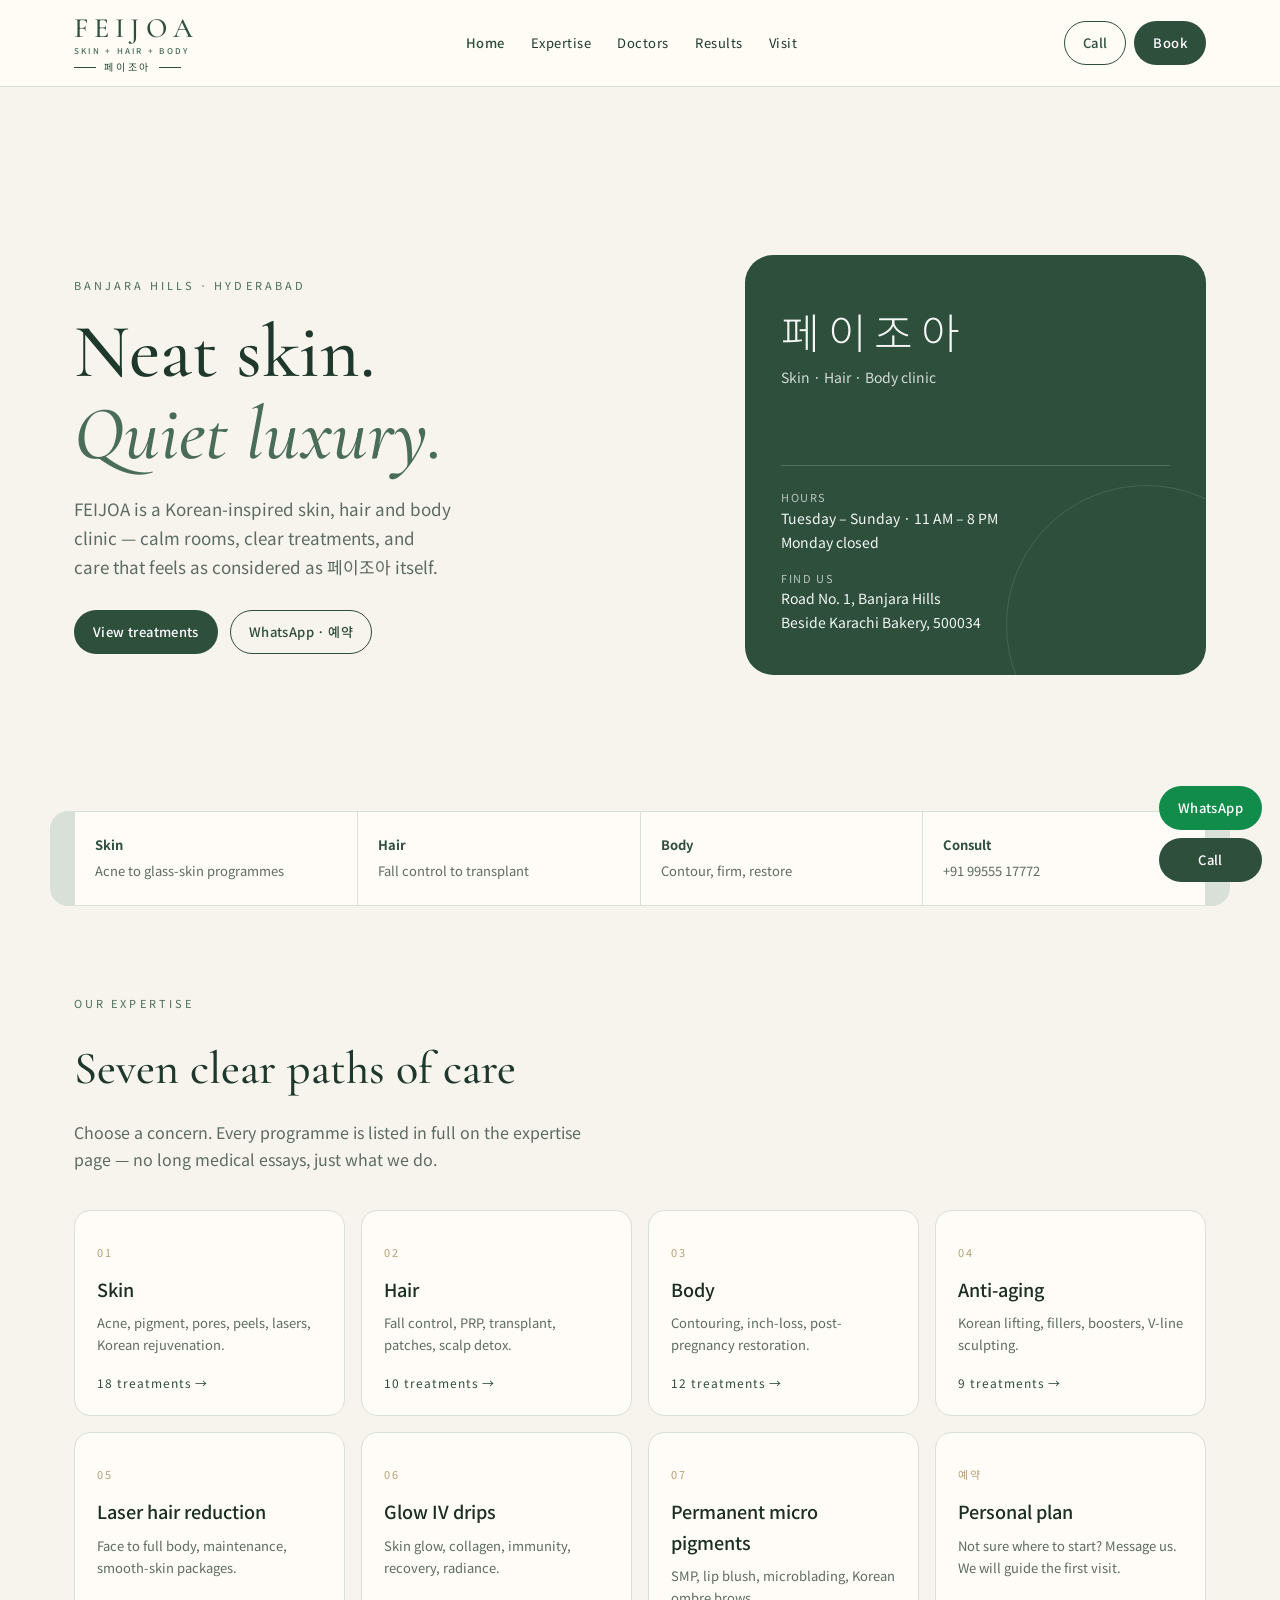
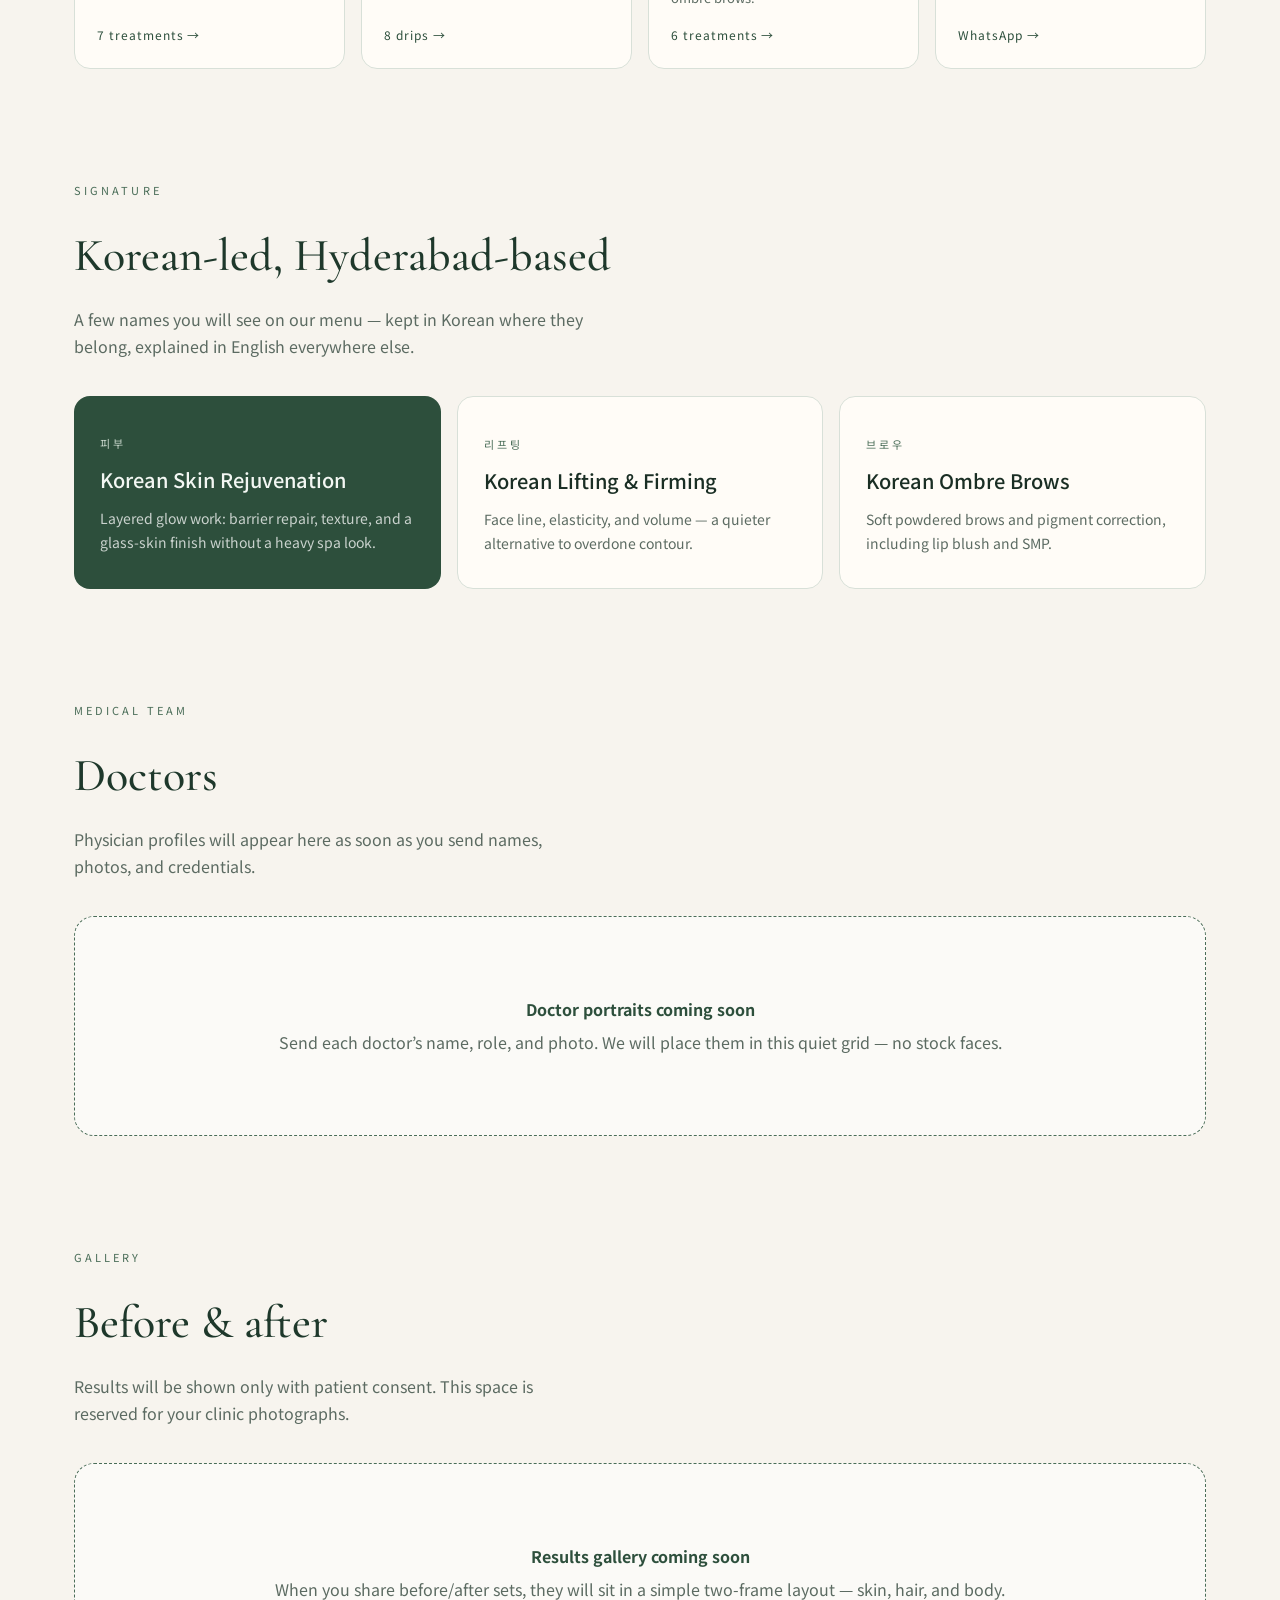
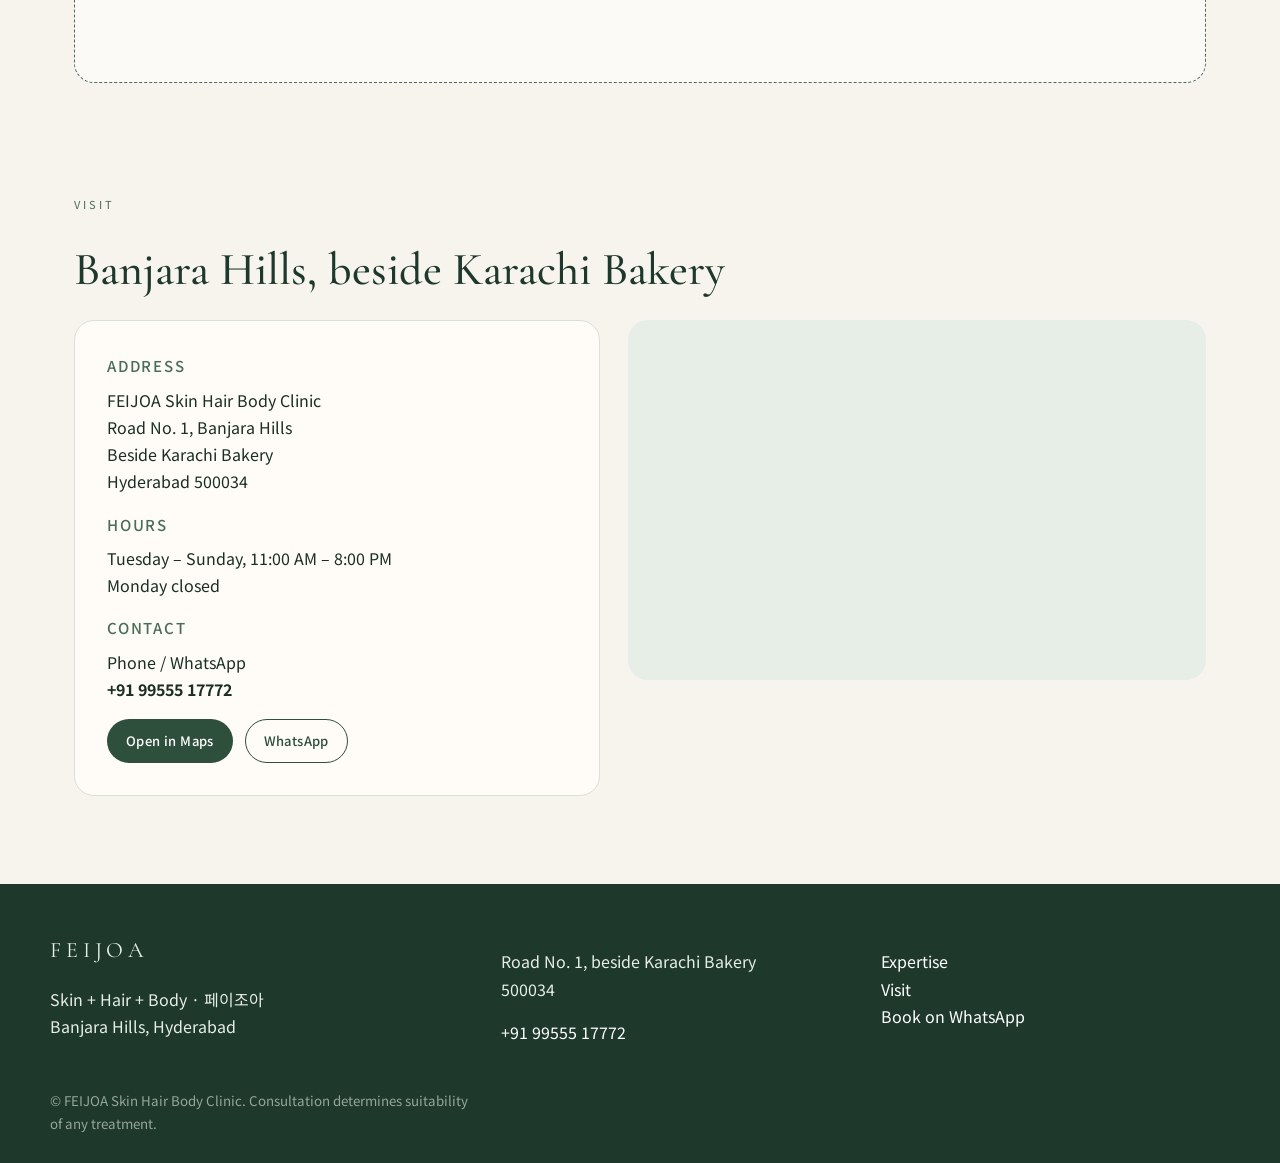
<file: index.html>
<!DOCTYPE html>
<html lang="en">
<head>
  <meta charset="UTF-8" />
  <meta name="viewport" content="width=device-width, initial-scale=1" />
  <title>FEIJOA Skin Hair Body Clinic · Banjara Hills, Hyderabad</title>
  <meta name="description" content="FEIJOA (페이조아) — Korean-inspired skin, hair and body clinic in Banjara Hills, Hyderabad. Tuesday–Sunday, 11 AM–8 PM." />
  <link rel="icon" href="assets/logo.svg" type="image/svg+xml" />
  <link rel="preconnect" href="https://fonts.googleapis.com" />
  <link rel="preconnect" href="https://fonts.gstatic.com" crossorigin />
  <link href="https://fonts.googleapis.com/css2?family=Cormorant+Garamond:ital,wght@0,500;0,600;1,500&family=DM+Sans:wght@400;500&family=Noto+Sans+KR:wght@300;400;500&display=swap" rel="stylesheet" />
  <link rel="stylesheet" href="css/site.css" />
</head>
<body>
  <a class="skip" href="#main">Skip to content</a>
  <header class="site-header">
    <div class="header-inner">
      <a class="wordmark" href="index.html" aria-label="FEIJOA home">
        <span class="name">FEIJOA</span>
        <span class="cats">SKIN + HAIR + BODY</span>
        <span class="kr">페이조아</span>
      </a>
      <nav class="primary" aria-label="Primary">
        <a href="index.html">Home</a>
        <a href="expertise.html">Expertise</a>
        <a href="index.html#doctors">Doctors</a>
        <a href="index.html#results">Results</a>
        <a href="index.html#visit">Visit</a>
      </nav>
      <div class="header-cta">
        <a class="btn btn-ghost" href="tel:+919955517772">Call</a>
        <a class="btn btn-solid" href="https://wa.me/919955517772?text=Hello%20FEIJOA%2C%20I%20would%20like%20to%20book%20a%20consultation.">Book</a>
        <button class="menu-toggle" type="button" aria-label="Open menu" aria-expanded="false"><span></span><span></span><span></span></button>
      </div>
    </div>
  </header>

  <main id="main">
    <section class="hero">
      <div>
        <p class="eyebrow">Banjara Hills · Hyderabad</p>
        <h1>Neat skin.<br /><em>Quiet luxury.</em></h1>
        <p class="lede">
          FEIJOA is a Korean-inspired skin, hair and body clinic — calm rooms, clear treatments,
          and care that feels as considered as 페이조아 itself.
        </p>
        <div class="hero-actions">
          <a class="btn btn-solid" href="expertise.html">View treatments</a>
          <a class="btn btn-ghost" href="https://wa.me/919955517772?text=Hello%20FEIJOA%2C%20I%20would%20like%20to%20book%20a%20consultation.">WhatsApp · 예약</a>
        </div>
      </div>
      <aside class="hero-panel">
        <div>
          <div class="kr-large">페이조아</div>
          <p>Skin · Hair · Body clinic</p>
        </div>
        <div class="hero-meta">
          <div>
            <span>Hours</span>
            Tuesday – Sunday · 11 AM – 8 PM<br />Monday closed
          </div>
          <div>
            <span>Find us</span>
            Road No. 1, Banjara Hills<br />Beside Karachi Bakery, 500034
          </div>
        </div>
      </aside>
    </section>

    <div class="facts">
      <div><b>Skin</b><span>Acne to glass-skin programmes</span></div>
      <div><b>Hair</b><span>Fall control to transplant</span></div>
      <div><b>Body</b><span>Contour, firm, restore</span></div>
      <div><b>Consult</b><span>+91 99555 17772</span></div>
    </div>

    <section class="block" id="expertise">
      <p class="eyebrow">Our expertise</p>
      <h2>Seven clear paths of care</h2>
      <p class="intro">Choose a concern. Every programme is listed in full on the expertise page — no long medical essays, just what we do.</p>
      <div class="expertise-grid">
        <a class="exp-card" href="expertise.html#skin">
          <div>
            <span class="idx">01</span>
            <h3>Skin</h3>
            <p>Acne, pigment, pores, peels, lasers, Korean rejuvenation.</p>
          </div>
          <span class="go">18 treatments →</span>
        </a>
        <a class="exp-card" href="expertise.html#hair">
          <div>
            <span class="idx">02</span>
            <h3>Hair</h3>
            <p>Fall control, PRP, transplant, patches, scalp detox.</p>
          </div>
          <span class="go">10 treatments →</span>
        </a>
        <a class="exp-card" href="expertise.html#body">
          <div>
            <span class="idx">03</span>
            <h3>Body</h3>
            <p>Contouring, inch-loss, post-pregnancy restoration.</p>
          </div>
          <span class="go">12 treatments →</span>
        </a>
        <a class="exp-card" href="expertise.html#anti-aging">
          <div>
            <span class="idx">04</span>
            <h3>Anti-aging</h3>
            <p>Korean lifting, fillers, boosters, V-line sculpting.</p>
          </div>
          <span class="go">9 treatments →</span>
        </a>
        <a class="exp-card" href="expertise.html#laser">
          <div>
            <span class="idx">05</span>
            <h3>Laser hair reduction</h3>
            <p>Face to full body, maintenance, smooth-skin packages.</p>
          </div>
          <span class="go">7 treatments →</span>
        </a>
        <a class="exp-card" href="expertise.html#iv">
          <div>
            <span class="idx">06</span>
            <h3>Glow IV drips</h3>
            <p>Skin glow, collagen, immunity, recovery, radiance.</p>
          </div>
          <span class="go">8 drips →</span>
        </a>
        <a class="exp-card" href="expertise.html#pigments">
          <div>
            <span class="idx">07</span>
            <h3>Permanent micro pigments</h3>
            <p>SMP, lip blush, microblading, Korean ombre brows.</p>
          </div>
          <span class="go">6 treatments →</span>
        </a>
        <a class="exp-card" href="https://wa.me/919955517772?text=Hello%20FEIJOA%2C%20I%20would%20like%20a%20personalised%20plan.">
          <div>
            <span class="idx">예약</span>
            <h3>Personal plan</h3>
            <p>Not sure where to start? Message us. We will guide the first visit.</p>
          </div>
          <span class="go">WhatsApp →</span>
        </a>
      </div>
    </section>

    <section class="block">
      <p class="eyebrow">Signature</p>
      <h2>Korean-led, Hyderabad-based</h2>
      <p class="intro">A few names you will see on our menu — kept in Korean where they belong, explained in English everywhere else.</p>
      <div class="signature">
        <article class="sig dark">
          <span class="eyebrow" style="color:#c9d7cc">피부</span>
          <h3>Korean Skin Rejuvenation</h3>
          <p>Layered glow work: barrier repair, texture, and a glass-skin finish without a heavy spa look.</p>
        </article>
        <article class="sig">
          <span class="eyebrow">리프팅</span>
          <h3>Korean Lifting &amp; Firming</h3>
          <p>Face line, elasticity, and volume — a quieter alternative to overdone contour.</p>
        </article>
        <article class="sig">
          <span class="eyebrow">브로우</span>
          <h3>Korean Ombre Brows</h3>
          <p>Soft powdered brows and pigment correction, including lip blush and SMP.</p>
        </article>
      </div>
    </section>

    <section class="block" id="doctors">
      <p class="eyebrow">Medical team</p>
      <h2>Doctors</h2>
      <p class="intro">Physician profiles will appear here as soon as you send names, photos, and credentials.</p>
      <div class="placeholder">
        <div>
          <strong>Doctor portraits coming soon</strong>
          Send each doctor’s name, role, and photo. We will place them in this quiet grid — no stock faces.
        </div>
      </div>
    </section>

    <section class="block" id="results">
      <p class="eyebrow">Gallery</p>
      <h2>Before &amp; after</h2>
      <p class="intro">Results will be shown only with patient consent. This space is reserved for your clinic photographs.</p>
      <div class="placeholder">
        <div>
          <strong>Results gallery coming soon</strong>
          When you share before/after sets, they will sit in a simple two-frame layout — skin, hair, and body.
        </div>
      </div>
    </section>

    <section class="block" id="visit">
      <p class="eyebrow">Visit</p>
      <h2>Banjara Hills, beside Karachi Bakery</h2>
      <div class="visit-grid">
        <div class="visit-card">
          <h3>Address</h3>
          <address>
            FEIJOA Skin Hair Body Clinic<br />
            Road No. 1, Banjara Hills<br />
            Beside Karachi Bakery<br />
            Hyderabad 500034
          </address>
          <h3>Hours</h3>
          <p>Tuesday – Sunday, 11:00 AM – 8:00 PM<br />Monday closed</p>
          <h3>Contact</h3>
          <p>
            Phone / WhatsApp<br />
            <a href="tel:+919955517772"><strong>+91 99555 17772</strong></a>
          </p>
          <div class="hero-actions">
            <a class="btn btn-solid" href="https://maps.app.goo.gl/fdTzNpxa2Hceby3z9?g_st=iw">Open in Maps</a>
            <a class="btn btn-ghost" href="https://wa.me/919955517772?text=Hello%20FEIJOA%2C%20I%20would%20like%20to%20book%20a%20consultation.">WhatsApp</a>
          </div>
        </div>
        <iframe
          class="map-frame"
          title="FEIJOA Clinic on Google Maps"
          loading="lazy"
          referrerpolicy="no-referrer-when-downgrade"
          src="https://maps.google.com/maps?q=Karachi%20Bakery%20Road%20No%201%20Banjara%20Hills%20Hyderabad%20500034&z=16&output=embed">
        </iframe>
      </div>
    </section>
  </main>

  <footer class="site-footer">
    <div class="footer-inner">
      <div>
        <div class="name">FEIJOA</div>
        <p>Skin + Hair + Body · 페이조아<br />Banjara Hills, Hyderabad</p>
      </div>
      <div>
        <p>Road No. 1, beside Karachi Bakery<br />500034</p>
        <p><a href="tel:+919955517772">+91 99555 17772</a></p>
      </div>
      <div>
        <p><a href="expertise.html">Expertise</a><br /><a href="#visit">Visit</a><br /><a href="https://wa.me/919955517772">Book on WhatsApp</a></p>
      </div>
    </div>
    <div class="footer-inner">
      <small>© FEIJOA Skin Hair Body Clinic. Consultation determines suitability of any treatment.</small>
    </div>
  </footer>

  <div class="float-cta">
    <a class="btn btn-wa" href="https://wa.me/919955517772?text=Hello%20FEIJOA%2C%20I%20would%20like%20to%20book%20a%20consultation.">WhatsApp</a>
    <a class="btn btn-solid" href="tel:+919955517772">Call</a>
  </div>
  <script src="js/site.js"></script>
</body>
</html>
</file>
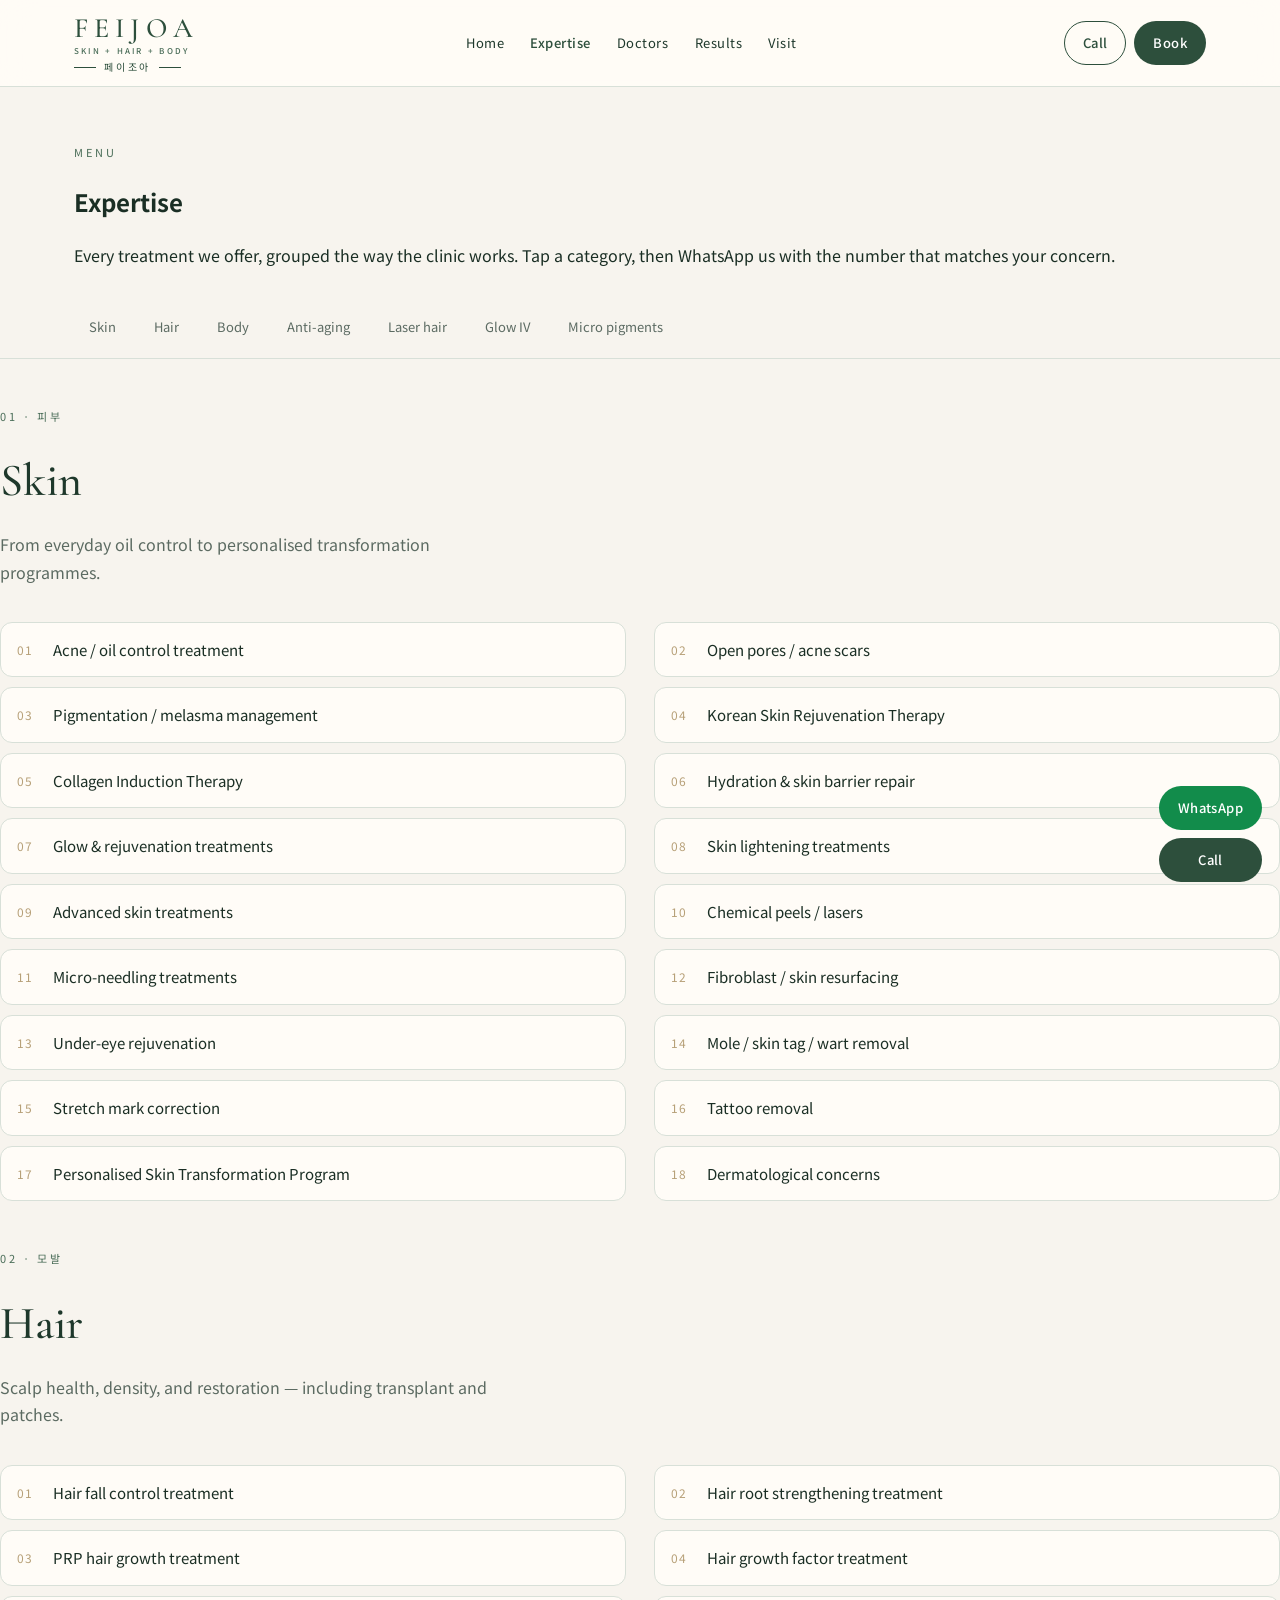
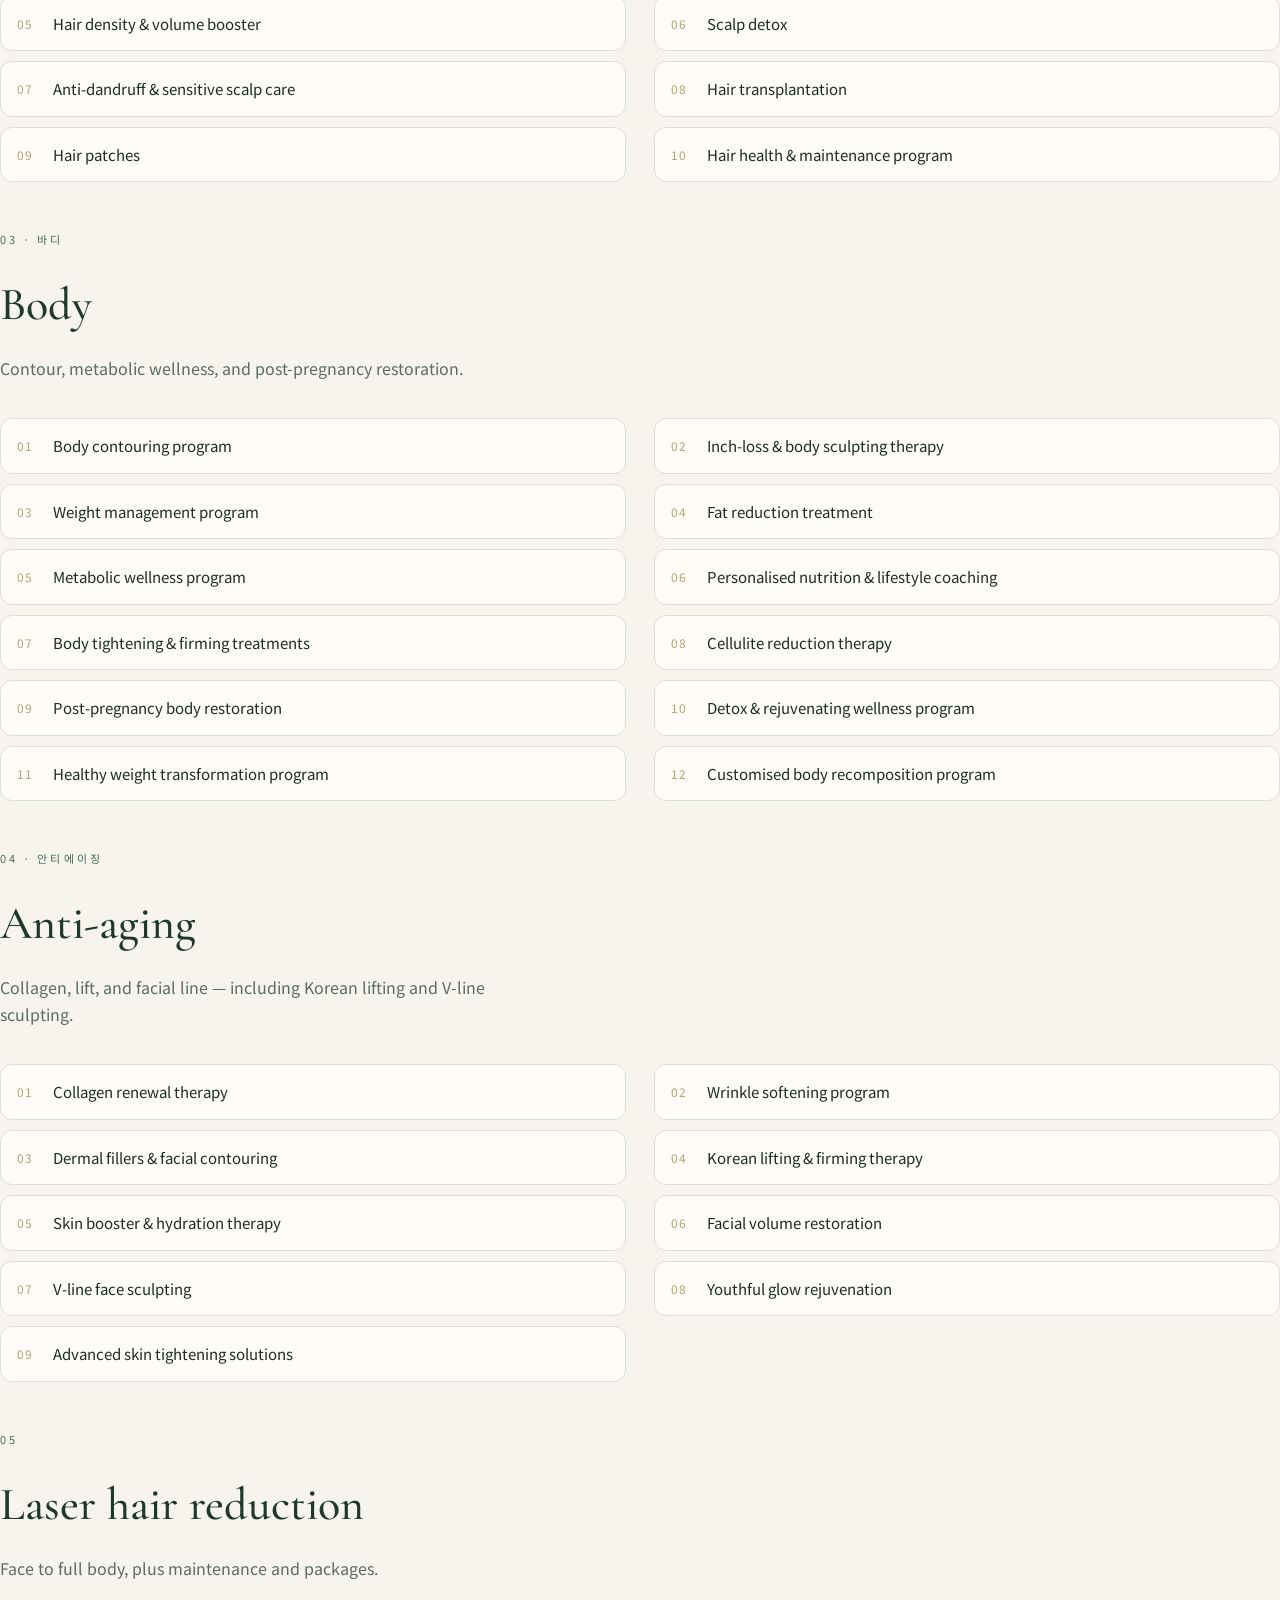
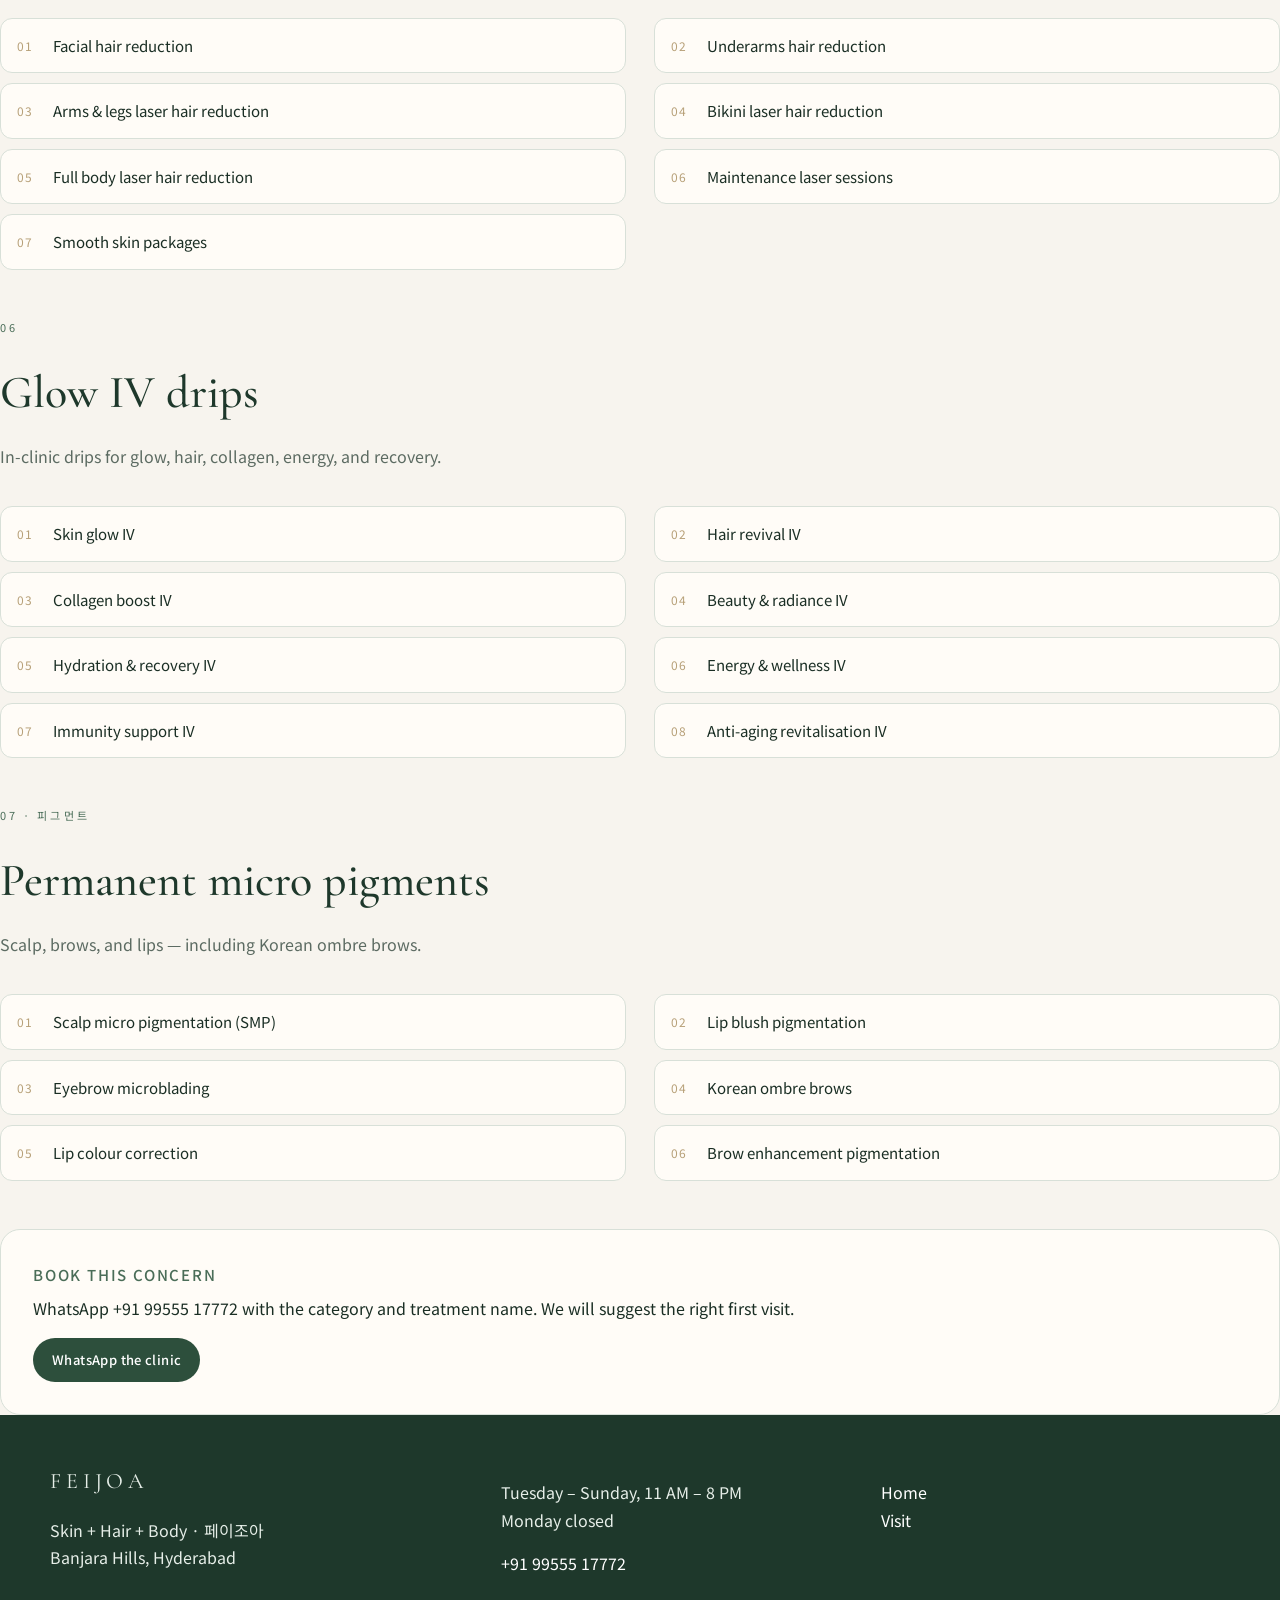
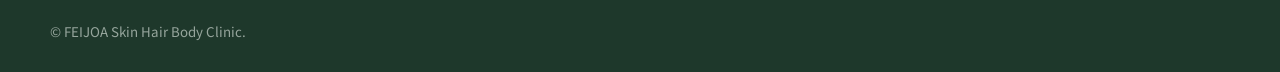
<file: expertise.html>
<!DOCTYPE html>
<html lang="en">
<head>
  <meta charset="UTF-8" />
  <meta name="viewport" content="width=device-width, initial-scale=1" />
  <title>Expertise · FEIJOA Skin Hair Body Clinic</title>
  <meta name="description" content="Full treatment menu at FEIJOA Hyderabad: skin, hair, body, anti-aging, laser hair reduction, glow IV drips, and permanent micro pigments." />
  <link rel="icon" href="assets/logo.svg" type="image/svg+xml" />
  <link rel="preconnect" href="https://fonts.googleapis.com" />
  <link rel="preconnect" href="https://fonts.gstatic.com" crossorigin />
  <link href="https://fonts.googleapis.com/css2?family=Cormorant+Garamond:ital,wght@0,500;0,600;1,500&family=DM+Sans:wght@400;500&family=Noto+Sans+KR:wght@300;400;500&display=swap" rel="stylesheet" />
  <link rel="stylesheet" href="css/site.css" />
</head>
<body>
  <header class="site-header">
    <div class="header-inner">
      <a class="wordmark" href="index.html" aria-label="FEIJOA home">
        <span class="name">FEIJOA</span>
        <span class="cats">SKIN + HAIR + BODY</span>
        <span class="kr">페이조아</span>
      </a>
      <nav class="primary" aria-label="Primary">
        <a href="index.html">Home</a>
        <a href="expertise.html">Expertise</a>
        <a href="index.html#doctors">Doctors</a>
        <a href="index.html#results">Results</a>
        <a href="index.html#visit">Visit</a>
      </nav>
      <div class="header-cta">
        <a class="btn btn-ghost" href="tel:+919955517772">Call</a>
        <a class="btn btn-solid" href="https://wa.me/919955517772?text=Hello%20FEIJOA%2C%20I%20would%20like%20to%20book%20a%20consultation.">Book</a>
        <button class="menu-toggle" type="button" aria-label="Open menu" aria-expanded="false"><span></span><span></span><span></span></button>
      </div>
    </div>
  </header>

  <header class="page-hero">
    <p class="eyebrow">Menu</p>
    <h2>Expertise</h2>
    <p class="intro">Every treatment we offer, grouped the way the clinic works. Tap a category, then WhatsApp us with the number that matches your concern.</p>
  </header>

  <nav class="tabs" aria-label="Treatment categories">
    <div class="tabs-inner">
      <a href="#skin">Skin</a>
      <a href="#hair">Hair</a>
      <a href="#body">Body</a>
      <a href="#anti-aging">Anti-aging</a>
      <a href="#laser">Laser hair</a>
      <a href="#iv">Glow IV</a>
      <a href="#pigments">Micro pigments</a>
    </div>
  </nav>

  <main class="block">
    <section class="tx-section" id="skin">
      <p class="eyebrow">01 · 피부</p>
      <h2>Skin</h2>
      <p class="intro">From everyday oil control to personalised transformation programmes.</p>
      <ol class="tx-list">
        <li><span class="n">01</span>Acne / oil control treatment</li>
        <li><span class="n">02</span>Open pores / acne scars</li>
        <li><span class="n">03</span>Pigmentation / melasma management</li>
        <li><span class="n">04</span>Korean Skin Rejuvenation Therapy</li>
        <li><span class="n">05</span>Collagen Induction Therapy</li>
        <li><span class="n">06</span>Hydration &amp; skin barrier repair</li>
        <li><span class="n">07</span>Glow &amp; rejuvenation treatments</li>
        <li><span class="n">08</span>Skin lightening treatments</li>
        <li><span class="n">09</span>Advanced skin treatments</li>
        <li><span class="n">10</span>Chemical peels / lasers</li>
        <li><span class="n">11</span>Micro-needling treatments</li>
        <li><span class="n">12</span>Fibroblast / skin resurfacing</li>
        <li><span class="n">13</span>Under-eye rejuvenation</li>
        <li><span class="n">14</span>Mole / skin tag / wart removal</li>
        <li><span class="n">15</span>Stretch mark correction</li>
        <li><span class="n">16</span>Tattoo removal</li>
        <li><span class="n">17</span>Personalised Skin Transformation Program</li>
        <li><span class="n">18</span>Dermatological concerns</li>
      </ol>
    </section>

    <section class="tx-section" id="hair">
      <p class="eyebrow">02 · 모발</p>
      <h2>Hair</h2>
      <p class="intro">Scalp health, density, and restoration — including transplant and patches.</p>
      <ol class="tx-list">
        <li><span class="n">01</span>Hair fall control treatment</li>
        <li><span class="n">02</span>Hair root strengthening treatment</li>
        <li><span class="n">03</span>PRP hair growth treatment</li>
        <li><span class="n">04</span>Hair growth factor treatment</li>
        <li><span class="n">05</span>Hair density &amp; volume booster</li>
        <li><span class="n">06</span>Scalp detox</li>
        <li><span class="n">07</span>Anti-dandruff &amp; sensitive scalp care</li>
        <li><span class="n">08</span>Hair transplantation</li>
        <li><span class="n">09</span>Hair patches</li>
        <li><span class="n">10</span>Hair health &amp; maintenance program</li>
      </ol>
    </section>

    <section class="tx-section" id="body">
      <p class="eyebrow">03 · 바디</p>
      <h2>Body</h2>
      <p class="intro">Contour, metabolic wellness, and post-pregnancy restoration.</p>
      <ol class="tx-list">
        <li><span class="n">01</span>Body contouring program</li>
        <li><span class="n">02</span>Inch-loss &amp; body sculpting therapy</li>
        <li><span class="n">03</span>Weight management program</li>
        <li><span class="n">04</span>Fat reduction treatment</li>
        <li><span class="n">05</span>Metabolic wellness program</li>
        <li><span class="n">06</span>Personalised nutrition &amp; lifestyle coaching</li>
        <li><span class="n">07</span>Body tightening &amp; firming treatments</li>
        <li><span class="n">08</span>Cellulite reduction therapy</li>
        <li><span class="n">09</span>Post-pregnancy body restoration</li>
        <li><span class="n">10</span>Detox &amp; rejuvenating wellness program</li>
        <li><span class="n">11</span>Healthy weight transformation program</li>
        <li><span class="n">12</span>Customised body recomposition program</li>
      </ol>
    </section>

    <section class="tx-section" id="anti-aging">
      <p class="eyebrow">04 · 안티에이징</p>
      <h2>Anti-aging</h2>
      <p class="intro">Collagen, lift, and facial line — including Korean lifting and V-line sculpting.</p>
      <ol class="tx-list">
        <li><span class="n">01</span>Collagen renewal therapy</li>
        <li><span class="n">02</span>Wrinkle softening program</li>
        <li><span class="n">03</span>Dermal fillers &amp; facial contouring</li>
        <li><span class="n">04</span>Korean lifting &amp; firming therapy</li>
        <li><span class="n">05</span>Skin booster &amp; hydration therapy</li>
        <li><span class="n">06</span>Facial volume restoration</li>
        <li><span class="n">07</span>V-line face sculpting</li>
        <li><span class="n">08</span>Youthful glow rejuvenation</li>
        <li><span class="n">09</span>Advanced skin tightening solutions</li>
      </ol>
    </section>

    <section class="tx-section" id="laser">
      <p class="eyebrow">05</p>
      <h2>Laser hair reduction</h2>
      <p class="intro">Face to full body, plus maintenance and packages.</p>
      <ol class="tx-list">
        <li><span class="n">01</span>Facial hair reduction</li>
        <li><span class="n">02</span>Underarms hair reduction</li>
        <li><span class="n">03</span>Arms &amp; legs laser hair reduction</li>
        <li><span class="n">04</span>Bikini laser hair reduction</li>
        <li><span class="n">05</span>Full body laser hair reduction</li>
        <li><span class="n">06</span>Maintenance laser sessions</li>
        <li><span class="n">07</span>Smooth skin packages</li>
      </ol>
    </section>

    <section class="tx-section" id="iv">
      <p class="eyebrow">06</p>
      <h2>Glow IV drips</h2>
      <p class="intro">In-clinic drips for glow, hair, collagen, energy, and recovery.</p>
      <ol class="tx-list">
        <li><span class="n">01</span>Skin glow IV</li>
        <li><span class="n">02</span>Hair revival IV</li>
        <li><span class="n">03</span>Collagen boost IV</li>
        <li><span class="n">04</span>Beauty &amp; radiance IV</li>
        <li><span class="n">05</span>Hydration &amp; recovery IV</li>
        <li><span class="n">06</span>Energy &amp; wellness IV</li>
        <li><span class="n">07</span>Immunity support IV</li>
        <li><span class="n">08</span>Anti-aging revitalisation IV</li>
      </ol>
    </section>

    <section class="tx-section" id="pigments">
      <p class="eyebrow">07 · 피그먼트</p>
      <h2>Permanent micro pigments</h2>
      <p class="intro">Scalp, brows, and lips — including Korean ombre brows.</p>
      <ol class="tx-list">
        <li><span class="n">01</span>Scalp micro pigmentation (SMP)</li>
        <li><span class="n">02</span>Lip blush pigmentation</li>
        <li><span class="n">03</span>Eyebrow microblading</li>
        <li><span class="n">04</span>Korean ombre brows</li>
        <li><span class="n">05</span>Lip colour correction</li>
        <li><span class="n">06</span>Brow enhancement pigmentation</li>
      </ol>
    </section>

    <section class="tx-section">
      <div class="visit-card">
        <h3>Book this concern</h3>
        <p>WhatsApp +91 99555 17772 with the category and treatment name. We will suggest the right first visit.</p>
        <a class="btn btn-solid" href="https://wa.me/919955517772?text=Hello%20FEIJOA%2C%20I%20would%20like%20to%20enquire%20about%20a%20treatment.">WhatsApp the clinic</a>
      </div>
    </section>
  </main>

  <footer class="site-footer">
    <div class="footer-inner">
      <div>
        <div class="name">FEIJOA</div>
        <p>Skin + Hair + Body · 페이조아<br />Banjara Hills, Hyderabad</p>
      </div>
      <div>
        <p>Tuesday – Sunday, 11 AM – 8 PM<br />Monday closed</p>
        <p><a href="tel:+919955517772">+91 99555 17772</a></p>
      </div>
      <div>
        <p><a href="index.html">Home</a><br /><a href="index.html#visit">Visit</a></p>
      </div>
    </div>
    <div class="footer-inner">
      <small>© FEIJOA Skin Hair Body Clinic.</small>
    </div>
  </footer>

  <div class="float-cta">
    <a class="btn btn-wa" href="https://wa.me/919955517772?text=Hello%20FEIJOA%2C%20I%20would%20like%20to%20enquire%20about%20a%20treatment.">WhatsApp</a>
    <a class="btn btn-solid" href="tel:+919955517772">Call</a>
  </div>
  <script src="js/site.js"></script>
</body>
</html>
</file>
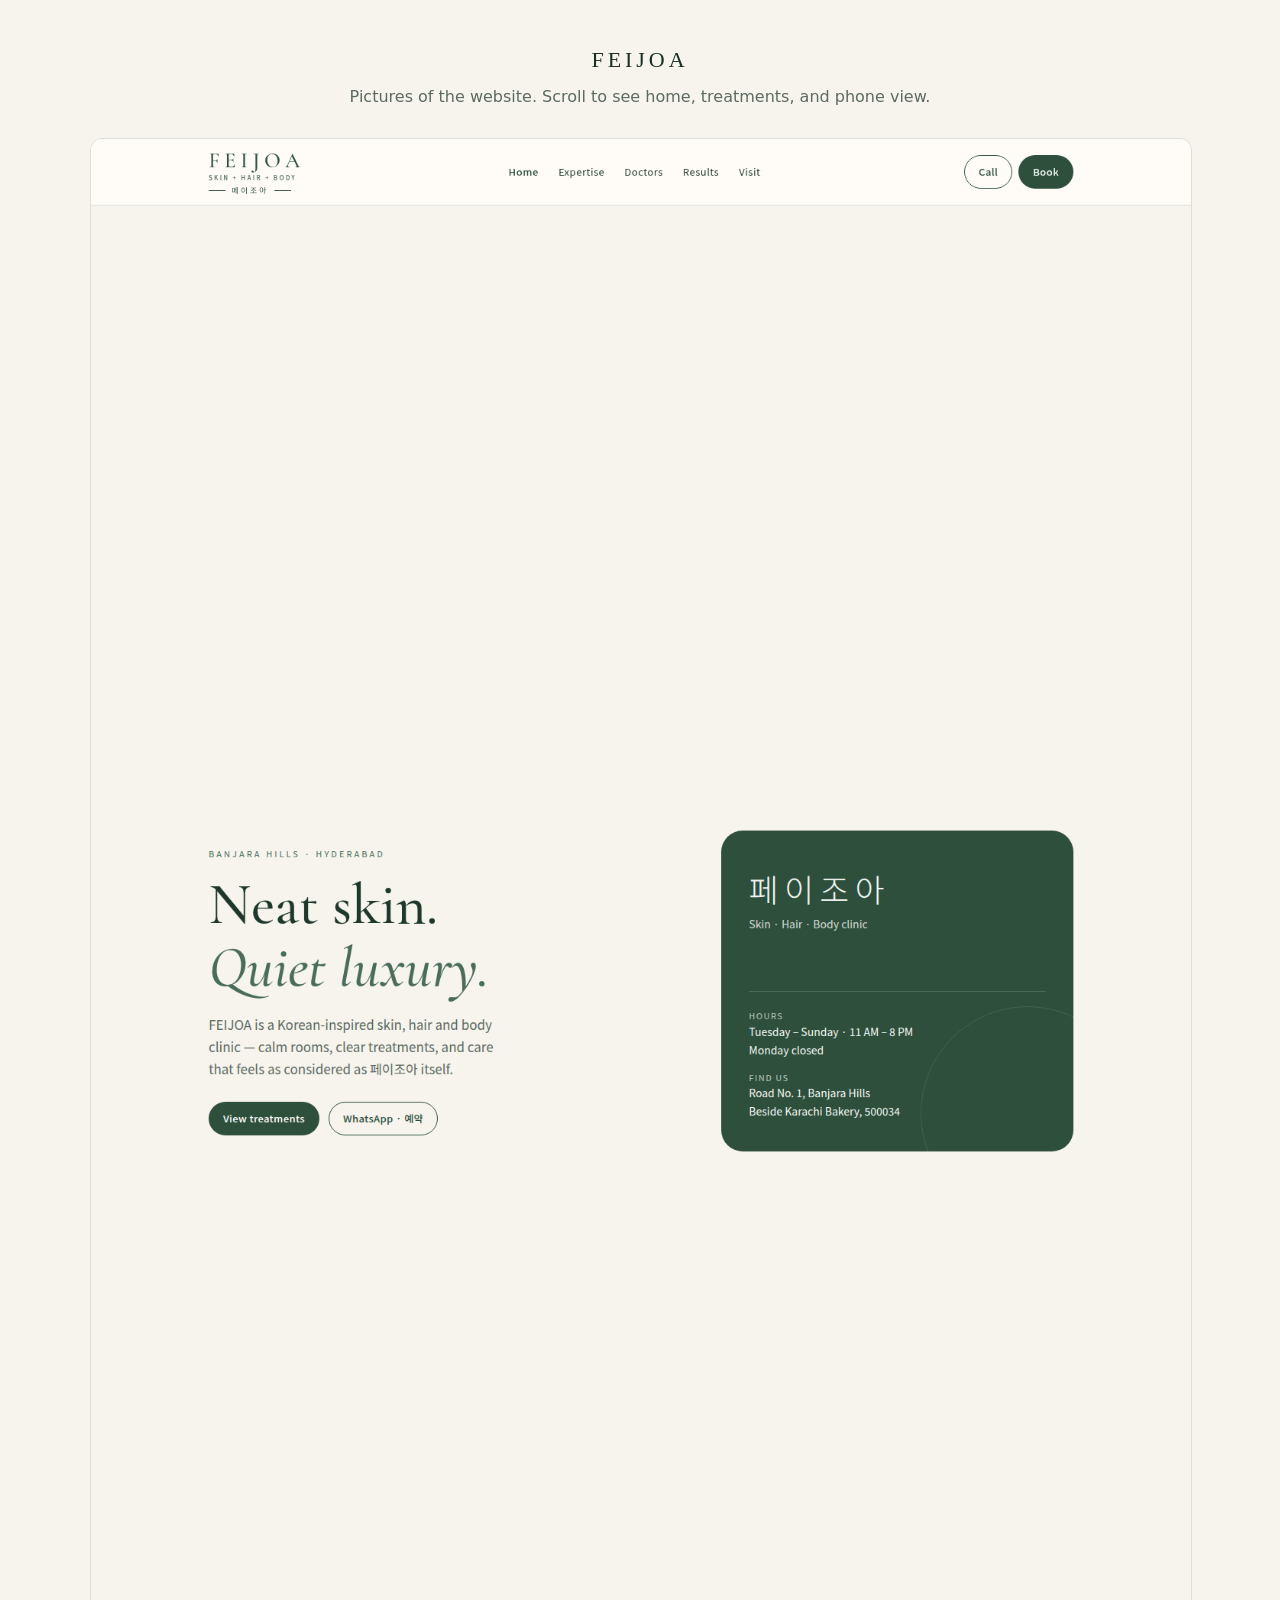
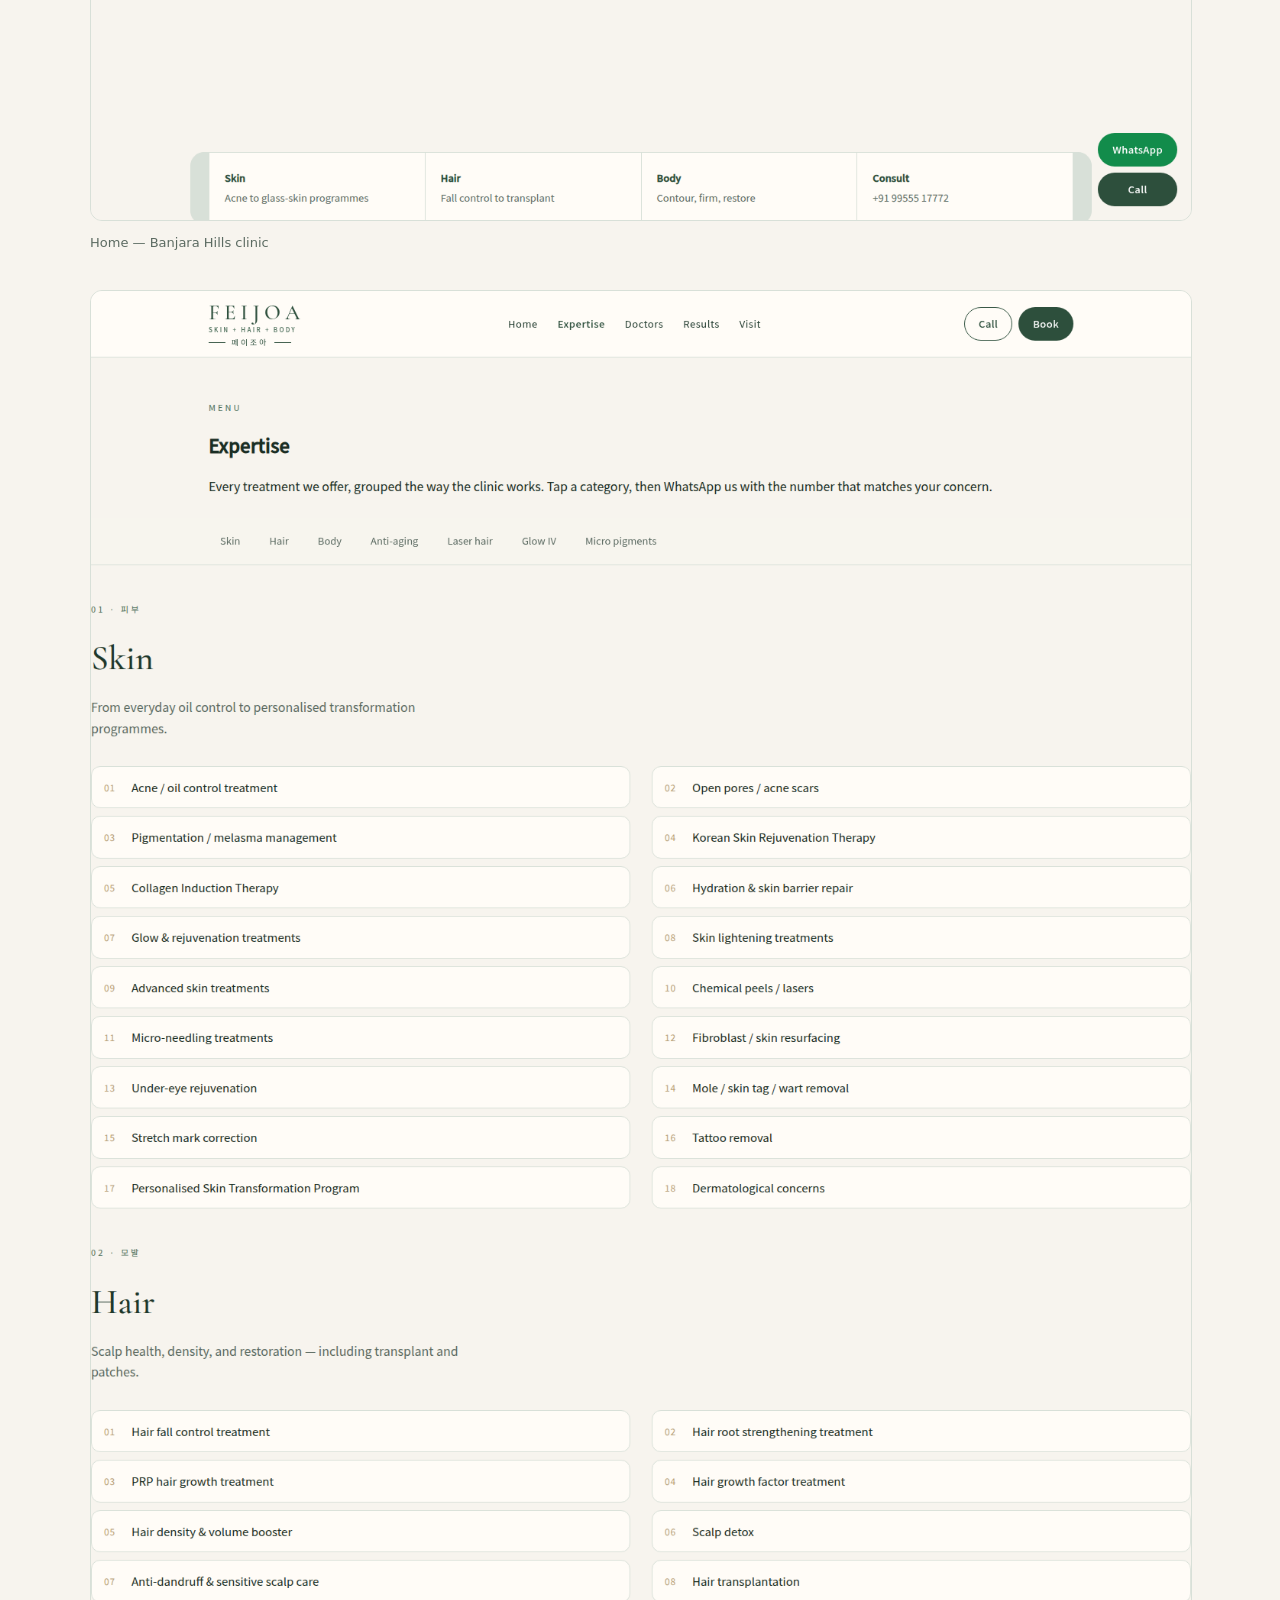
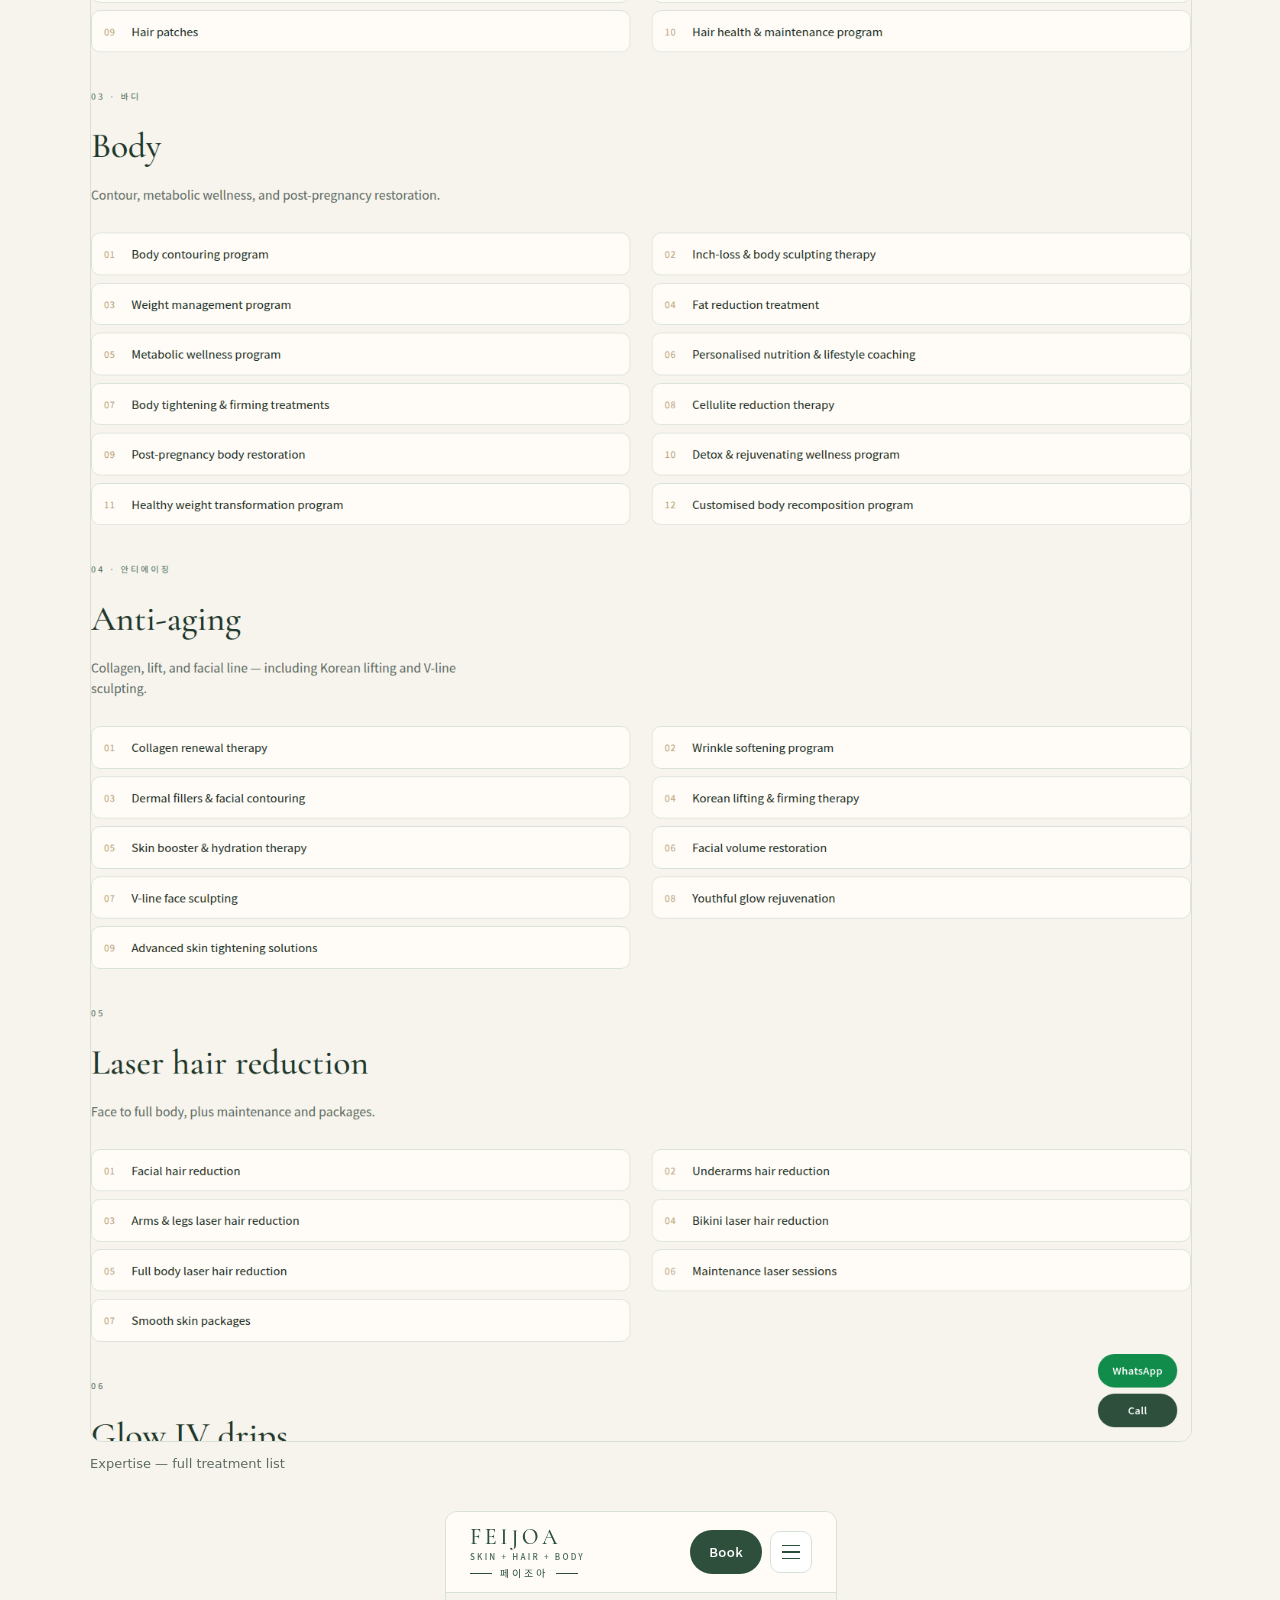
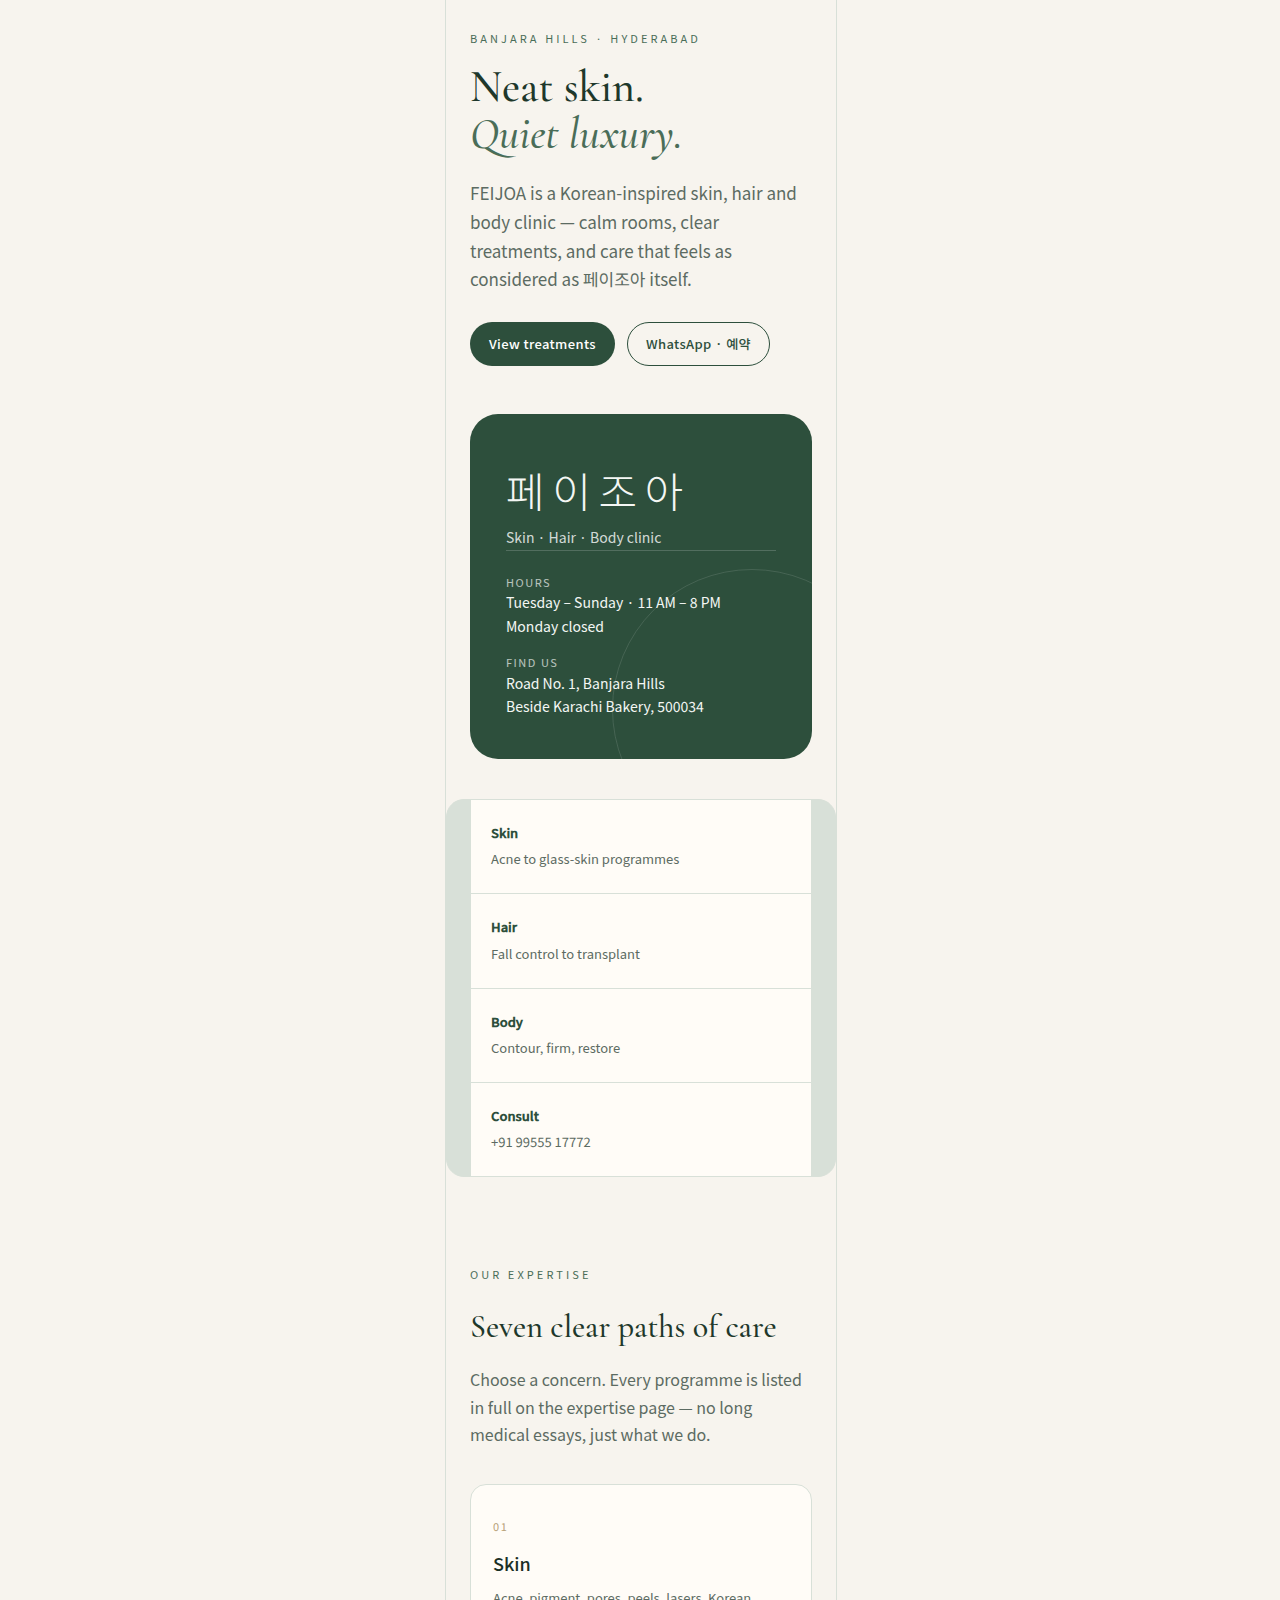
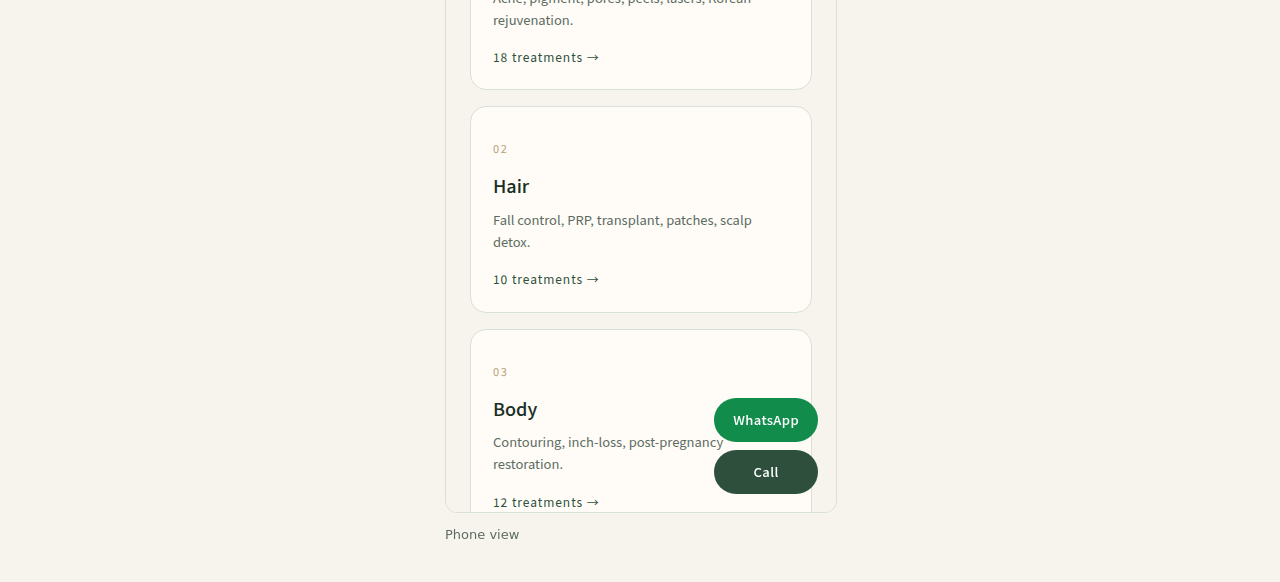
<file: preview/look.html>
<!DOCTYPE html>
<html lang="en">
<head>
  <meta charset="UTF-8" />
  <meta name="viewport" content="width=device-width, initial-scale=1" />
  <title>FEIJOA — how the website looks</title>
  <style>
    body { margin: 0; font-family: Georgia, serif; background: #f7f4ee; color: #1a2e24; }
    header { padding: 32px 20px 8px; text-align: center; }
    h1 { font-weight: 500; letter-spacing: 0.18em; font-size: 22px; }
    p { font-family: system-ui, sans-serif; color: #5c6b62; max-width: 640px; margin: 8px auto 24px; }
    figure { margin: 0 auto 40px; max-width: 1100px; padding: 0 16px; }
    img { width: 100%; border-radius: 12px; border: 1px solid #d8e0d8; background: #fff; }
    figcaption { font-family: system-ui, sans-serif; font-size: 13px; margin-top: 10px; color: #5c6b62; }
    .phone { max-width: 390px; }
  </style>
</head>
<body>
  <header>
    <h1>FEIJOA</h1>
    <p>Pictures of the website. Scroll to see home, treatments, and phone view.</p>
  </header>
  <figure>
    <img src="home-desktop.png" alt="FEIJOA homepage" />
    <figcaption>Home — Banjara Hills clinic</figcaption>
  </figure>
  <figure>
    <img src="expertise-desktop.png" alt="Treatments page" />
    <figcaption>Expertise — full treatment list</figcaption>
  </figure>
  <figure class="phone">
    <img src="home-mobile.png" alt="Phone homepage" />
    <figcaption>Phone view</figcaption>
  </figure>
</body>
</html>
</file>
<file: css/site.css>
/* FEIJOA Skin Hair Body Clinic — mixed Gangnam glass + editorial */

:root {
  --green: #2d4f3c;
  --green-deep: #1e382b;
  --green-soft: #4a6d58;
  --mist: #e7eee8;
  --cream: #f7f4ee;
  --paper: #fffcf7;
  --line: #d8e0d8;
  --ink: #1a2e24;
  --muted: #5c6b62;
  --gold: #b7a078;
  --whatsapp: #128c4b;
  --radius: 18px;
  --header-h: 96px;
}

*,
*::before,
*::after { box-sizing: border-box; }

html { scroll-behavior: smooth; }

body {
  margin: 0;
  color: var(--ink);
  background: var(--cream);
  font-family: "Noto Sans KR", "DM Sans", sans-serif;
  font-size: 16px;
  line-height: 1.7;
  font-weight: 400;
}

img { max-width: 100%; display: block; }
a { color: inherit; text-decoration: none; }
button { font-family: inherit; }

.skip {
  position: absolute;
  left: -999px;
  top: 0;
}
.skip:focus { left: 12px; background: #fff; padding: 8px; z-index: 99; }

/* Header */
.site-header {
  position: sticky;
  top: 0;
  z-index: 40;
  background: rgba(255, 252, 247, 0.92);
  backdrop-filter: blur(16px);
  border-bottom: 1px solid var(--line);
}
.site-header .header-inner { position: relative; }
.header-inner {
  max-width: 1180px;
  margin: 0 auto;
  padding: 14px 24px;
  display: flex;
  align-items: center;
  justify-content: space-between;
  gap: 20px;
}
.wordmark {
  display: flex;
  flex-direction: column;
  align-items: flex-start;
  color: var(--green);
  line-height: 1;
}
.wordmark .name {
  font-family: "Cormorant Garamond", Georgia, serif;
  font-size: 28px;
  letter-spacing: 0.22em;
  font-weight: 500;
}
.wordmark .cats {
  margin-top: 5px;
  font-size: 8px;
  letter-spacing: 0.28em;
  font-weight: 500;
  color: var(--green-soft);
}
.wordmark .kr {
  margin-top: 7px;
  display: flex;
  align-items: center;
  gap: 8px;
  font-size: 10px;
  letter-spacing: 0.28em;
}
.wordmark .kr::before,
.wordmark .kr::after {
  content: "";
  width: 22px;
  height: 1px;
  background: var(--green);
  display: block;
}

nav.primary {
  display: flex;
  align-items: center;
  gap: 26px;
  font-size: 13px;
  letter-spacing: 0.04em;
  color: var(--green-deep);
}
nav.primary a:hover { color: var(--green-soft); }
nav.primary a.is-active { color: var(--green); font-weight: 500; }

.header-cta {
  display: flex;
  gap: 8px;
  align-items: center;
}
.btn {
  display: inline-flex;
  align-items: center;
  justify-content: center;
  gap: 8px;
  padding: 10px 18px;
  border-radius: 999px;
  border: 1px solid transparent;
  font-size: 13px;
  font-weight: 500;
  letter-spacing: 0.03em;
  cursor: pointer;
  transition: 0.2s ease;
}
.btn-solid {
  background: var(--green);
  color: #fff;
}
.btn-solid:hover { background: var(--green-deep); }
.btn-ghost {
  background: transparent;
  border-color: var(--green);
  color: var(--green);
}
.btn-ghost:hover { background: var(--mist); }
.btn-wa { background: var(--whatsapp); color: #fff; }
.btn-wa:hover { filter: brightness(0.95); }

.menu-toggle {
  display: none;
  width: 42px;
  height: 42px;
  border: 1px solid var(--line);
  background: #fff;
  border-radius: 10px;
}
.menu-toggle span {
  display: block;
  width: 18px;
  height: 1.5px;
  background: var(--green);
  margin: 5px auto;
}

/* Hero */
.hero {
  max-width: 1180px;
  margin: 0 auto;
  padding: 72px 24px 40px;
  display: grid;
  grid-template-columns: 1.15fr 0.85fr;
  gap: 48px;
  align-items: center;
  min-height: calc(100vh - var(--header-h) - 80px);
}
.eyebrow {
  font-size: 11px;
  letter-spacing: 0.28em;
  text-transform: uppercase;
  color: var(--green-soft);
  margin: 0 0 16px;
}
.hero h1 {
  font-family: "Cormorant Garamond", Georgia, serif;
  font-weight: 500;
  font-size: clamp(44px, 6vw, 76px);
  line-height: 1.08;
  margin: 0 0 20px;
  color: var(--green-deep);
}
.hero h1 em {
  font-style: italic;
  font-weight: 500;
  color: var(--green-soft);
}
.hero .lede {
  max-width: 42ch;
  color: var(--muted);
  margin: 0 0 28px;
  font-size: 17px;
}
.hero-actions { display: flex; flex-wrap: wrap; gap: 12px; }
.hero-panel {
  background: var(--green);
  color: #f4f7f4;
  min-height: 420px;
  border-radius: 28px;
  padding: 40px 36px;
  display: flex;
  flex-direction: column;
  justify-content: space-between;
  position: relative;
  overflow: hidden;
}
.hero-panel::after {
  content: "";
  position: absolute;
  width: 280px;
  height: 280px;
  border: 1px solid rgba(255,255,255,0.12);
  border-radius: 50%;
  right: -80px;
  bottom: -90px;
}
.hero-panel .kr-large {
  font-family: "Noto Sans KR", sans-serif;
  font-weight: 300;
  font-size: 42px;
  letter-spacing: 0.18em;
}
.hero-panel p { margin: 0; color: rgba(255,255,255,0.8); font-size: 14px; }
.hero-meta {
  display: grid;
  gap: 14px;
  font-size: 14px;
  border-top: 1px solid rgba(255,255,255,0.18);
  padding-top: 22px;
}
.hero-meta span { display: block; opacity: 0.7; font-size: 11px; letter-spacing: 0.14em; text-transform: uppercase; }

/* Strips & sections */
.facts {
  max-width: 1180px;
  margin: 0 auto 64px;
  padding: 0 24px;
  display: grid;
  grid-template-columns: repeat(4, 1fr);
  gap: 1px;
  background: var(--line);
  border: 1px solid var(--line);
  border-radius: var(--radius);
  overflow: hidden;
}
.facts div {
  background: var(--paper);
  padding: 22px 20px;
}
.facts b { display: block; font-size: 13px; color: var(--green); }
.facts span { color: var(--muted); font-size: 13px; }

section.block {
  max-width: 1180px;
  margin: 0 auto;
  padding: 24px 24px 88px;
}
.block h2 {
  font-family: "Cormorant Garamond", Georgia, serif;
  font-size: clamp(32px, 4vw, 46px);
  font-weight: 500;
  margin: 0 0 12px;
  color: var(--green-deep);
}
.block .intro {
  color: var(--muted);
  max-width: 58ch;
  margin: 0 0 36px;
}

.expertise-grid {
  display: grid;
  grid-template-columns: repeat(4, 1fr);
  gap: 16px;
}
.exp-card {
  background: var(--paper);
  border: 1px solid var(--line);
  border-radius: 16px;
  padding: 26px 22px 22px;
  min-height: 180px;
  display: flex;
  flex-direction: column;
  justify-content: space-between;
  transition: transform 0.2s ease, border-color 0.2s ease;
}
.exp-card:hover {
  transform: translateY(-3px);
  border-color: var(--green-soft);
}
.exp-card .idx {
  font-size: 11px;
  letter-spacing: 0.16em;
  color: var(--gold);
}
.exp-card h3 {
  margin: 10px 0 8px;
  font-size: 18px;
  font-weight: 500;
}
.exp-card p { margin: 0; color: var(--muted); font-size: 13px; }
.exp-card .go {
  margin-top: 16px;
  font-size: 12px;
  letter-spacing: 0.08em;
  color: var(--green);
}

.signature {
  display: grid;
  grid-template-columns: 1fr 1fr 1fr;
  gap: 16px;
}
.sig {
  padding: 32px 26px;
  border-radius: 16px;
  background: var(--paper);
  border: 1px solid var(--line);
}
.sig.dark {
  background: var(--green);
  color: #f3f7f3;
  border: none;
}
.sig.dark p { color: rgba(255,255,255,0.75); }
.sig h3 { margin: 8px 0 10px; font-size: 20px; font-weight: 500; }
.sig p { margin: 0; color: var(--muted); font-size: 14px; }

.placeholder {
  border: 1px dashed var(--green-soft);
  border-radius: 20px;
  background: rgba(255,255,255,0.5);
  min-height: 220px;
  display: grid;
  place-items: center;
  text-align: center;
  padding: 40px 24px;
  color: var(--muted);
}
.placeholder strong { color: var(--green); display: block; margin-bottom: 6px; }

.visit-grid {
  display: grid;
  grid-template-columns: 1fr 1.1fr;
  gap: 28px;
}
.visit-card {
  background: var(--paper);
  border-radius: 20px;
  padding: 32px;
  border: 1px solid var(--line);
}
.visit-card h3 { margin: 0 0 8px; font-size: 15px; letter-spacing: 0.12em; text-transform: uppercase; color: var(--green-soft); font-weight: 500; }
.visit-card p, .visit-card address { margin: 0 0 16px; font-style: normal; }
.map-frame {
  border: 0;
  width: 100%;
  min-height: 360px;
  border-radius: 20px;
  background: var(--mist);
}

.site-footer {
  background: var(--green-deep);
  color: #e6eee8;
  padding: 48px 24px 28px;
}
.footer-inner {
  max-width: 1180px;
  margin: 0 auto;
  display: grid;
  grid-template-columns: 1.2fr 1fr 1fr;
  gap: 32px;
}
.site-footer .name {
  font-family: "Cormorant Garamond", serif;
  letter-spacing: 0.22em;
  font-size: 22px;
}
.site-footer a { color: #fff; }
.site-footer small { display: block; margin-top: 28px; opacity: 0.6; }

.float-cta {
  position: fixed;
  right: 18px;
  bottom: 18px;
  z-index: 30;
  display: flex;
  flex-direction: column;
  gap: 8px;
}

/* Expertise page */
.page-hero {
  max-width: 1180px;
  margin: 0 auto;
  padding: 56px 24px 12px;
}
.tabs {
  position: sticky;
  top: var(--header-h);
  z-index: 20;
  background: rgba(247,244,238,0.94);
  backdrop-filter: blur(12px);
  border-bottom: 1px solid var(--line);
}
.tabs-inner {
  max-width: 1180px;
  margin: 0 auto;
  padding: 10px 24px;
  display: flex;
  gap: 8px;
  overflow-x: auto;
}
.tabs a {
  white-space: nowrap;
  padding: 8px 14px;
  border-radius: 999px;
  font-size: 13px;
  border: 1px solid transparent;
  color: var(--muted);
}
.tabs a:hover, .tabs a.is-active {
  background: #fff;
  border-color: var(--line);
  color: var(--green);
}

.tx-section { padding-top: 48px; }
.tx-list {
  display: grid;
  grid-template-columns: 1fr 1fr;
  gap: 10px 28px;
  list-style: none;
  padding: 0;
  margin: 0;
}
.tx-list li {
  background: var(--paper);
  border: 1px solid var(--line);
  border-radius: 12px;
  padding: 14px 16px;
  font-size: 15px;
  display: grid;
  grid-template-columns: 28px 1fr;
  gap: 8px;
  align-items: start;
}
.tx-list .n {
  color: var(--gold);
  font-size: 12px;
  letter-spacing: 0.08em;
  padding-top: 3px;
}

@media (max-width: 980px) {
  .hero, .facts, .expertise-grid, .signature, .visit-grid, .footer-inner, .tx-list {
    grid-template-columns: 1fr 1fr;
  }
  .expertise-grid { grid-template-columns: 1fr 1fr; }
}

@media (max-width: 780px) {
  .menu-toggle { display: block; }
  nav.primary {
    display: none;
    position: absolute;
    top: 100%;
    left: 0;
    right: 0;
    background: var(--paper);
    flex-direction: column;
    padding: 16px 24px 20px;
    border-bottom: 1px solid var(--line);
    gap: 14px;
  }
  nav.primary.open { display: flex; }
  .header-cta .btn-ghost { display: none; }
  .hero, .facts, .expertise-grid, .signature, .visit-grid, .footer-inner, .tx-list {
    grid-template-columns: 1fr;
  }
  .hero { padding-top: 36px; min-height: auto; }
  .hero-panel { min-height: 280px; }
  .wordmark .name { font-size: 22px; letter-spacing: 0.16em; }
}
</file>
